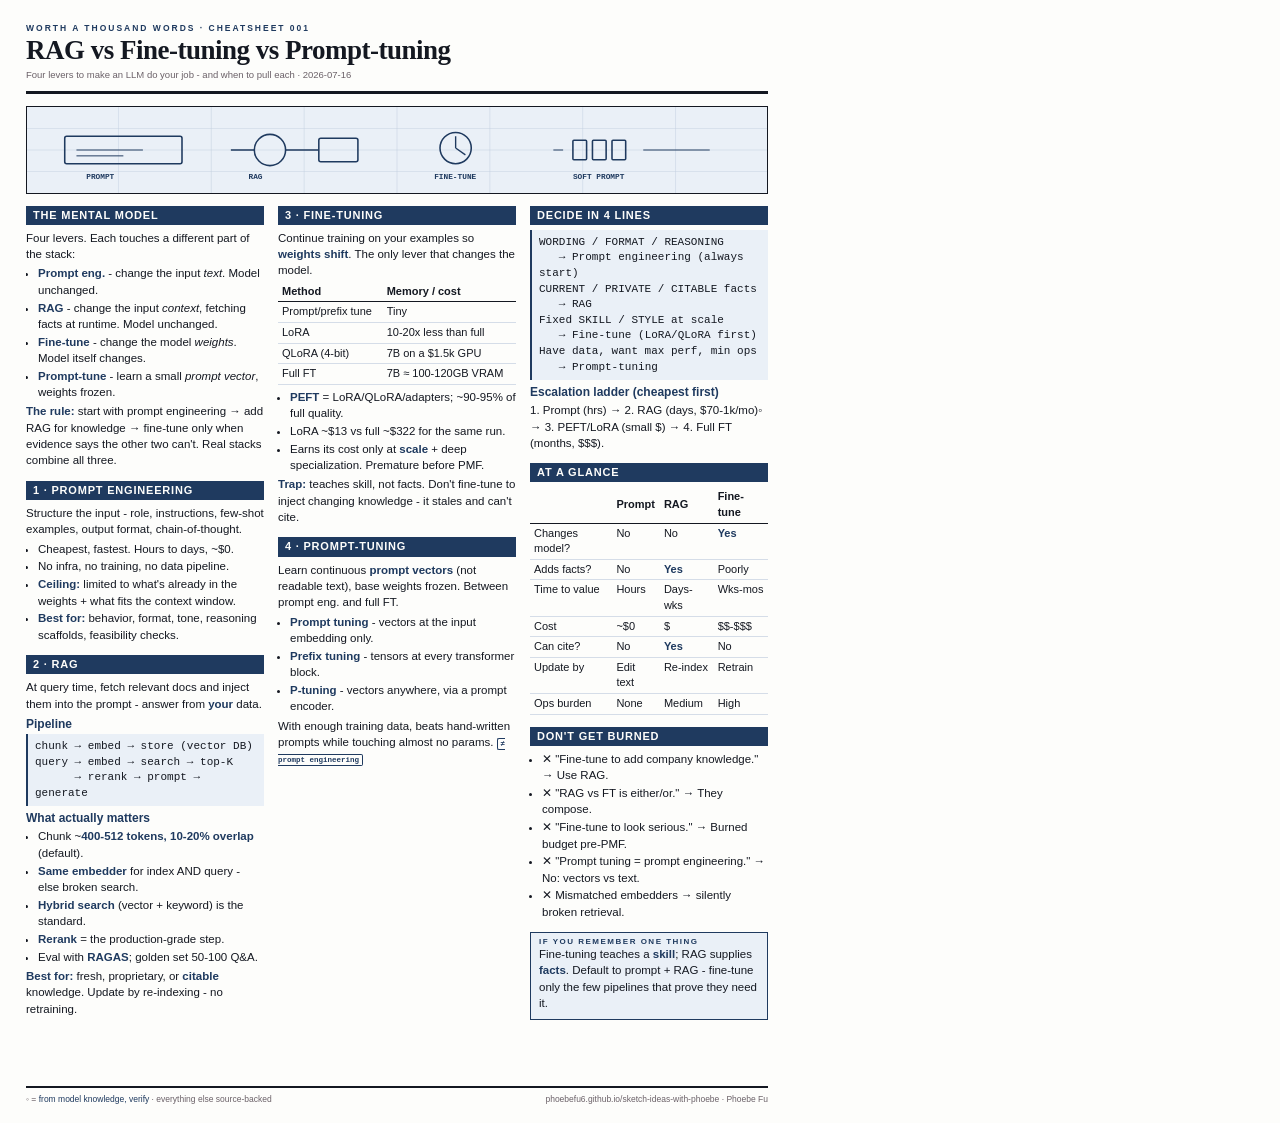
<file: works/2026-07-16-cheatsheet-rag-finetune-prompttune/sheet.html>
<!DOCTYPE html>
<html lang="en">
<head>
<meta charset="UTF-8">
<title>RAG vs Fine-tuning vs Prompt-tuning</title>
<style>
/* ============ STYLE-DNA: Blueprint Ledger (002) ============ */
:root {
  --ink: #141821;
  --paper: #fdfdfb;
  --accent: #1f3a5f;
  --accent-soft: #eaf0f7;
  --rule: #d5dde8;
  --font-display: "Georgia", "Times New Roman", serif;
  --font-body: -apple-system, "Segoe UI", "Helvetica Neue", sans-serif;
  --font-mono: ui-monospace, "SF Mono", Menlo, monospace;
  --fs-base: 11.5px;
  --lh: 1.42;
  --gap: 12px;
}
/* ============ LOCKED LAYOUT ============ */
@page { size: A4 portrait; margin: 0; }
* { box-sizing: border-box; margin: 0; padding: 0; }
html, body { width: 794px; }
body {
  width: 794px; height: 1123px; overflow: hidden;
  background: var(--paper); color: var(--ink);
  font: var(--fs-base)/var(--lh) var(--font-body);
  padding: 24px 26px 18px; display: flex; flex-direction: column;
}
@media screen {
  html {
    width: auto;
    min-width: 794px;
    min-height: 1123px;
    overflow: auto;
  }
  body {
    overflow: visible;
  }
}
header.sheet { display: flex; gap: 16px; align-items: flex-end; border-bottom: 3px solid var(--ink); padding-bottom: 9px; margin-bottom: var(--gap); }
header.sheet .titleblock { flex: 1; }
header.sheet .kicker { font: 700 8.5px/1 var(--font-body); letter-spacing: 2px; text-transform: uppercase; color: var(--accent); margin-bottom: 4px; }
header.sheet h1 { font: 800 27px/1.02 var(--font-display); letter-spacing: -0.5px; }
header.sheet .subtitle { font-size: 9.5px; color: #6b6168; margin-top: 4px; }
.hero { height: 88px; overflow: hidden; margin-bottom: var(--gap); border: 1.5px solid var(--ink); }
.hero svg { width: 100%; height: 100%; display: block; }
main.cols { flex: 1; column-count: 3; column-gap: calc(var(--gap) + 2px); column-fill: balance; overflow: hidden; }
section { break-inside: avoid; margin-bottom: var(--gap); }
h2 { font: 700 11px/1.2 var(--font-body); letter-spacing: 0.8px; text-transform: uppercase; color: var(--paper); background: var(--accent); padding: 3px 7px; margin-bottom: 5px; }
h3 { font: 700 calc(var(--fs-base) + 0.5px)/1.25 var(--font-body); color: var(--accent); margin: 5px 0 2px; }
p { margin-bottom: 3px; }
ul { padding-left: 12px; margin-bottom: 3px; }
li { margin-bottom: 1.5px; }
strong { color: var(--accent); }
code, pre { font-family: var(--font-mono); font-size: calc(var(--fs-base) - 0.5px); background: var(--accent-soft); }
code { padding: 0.5px 3px; }
pre { padding: 5px 7px; margin-bottom: 4px; border-left: 2.5px solid var(--accent); overflow: hidden; white-space: pre-wrap; }
table { width: 100%; border-collapse: collapse; margin-bottom: 4px; font-size: calc(var(--fs-base) - 0.5px); }
th { text-align: left; border-bottom: 1.5px solid var(--ink); padding: 2px 4px; font-weight: 700; }
td { border-bottom: 0.5px solid var(--rule); padding: 2px 4px; vertical-align: top; }
.callout { border: 1.5px solid var(--accent); background: var(--accent-soft); padding: 5px 8px; margin-bottom: 4px; }
.callout .label { font: 700 8px/1 var(--font-body); letter-spacing: 1.5px; text-transform: uppercase; color: var(--accent); }
footer.sheet { border-top: 2px solid var(--ink); margin-top: 4px; padding-top: 5px; display: flex; justify-content: space-between; font-size: 8.5px; color: #6b6168; }
footer.sheet .legend em { font-style: normal; color: var(--accent); }
.tag { font: 700 7.5px/1 var(--font-mono); color: var(--accent); border: 1px solid var(--accent); padding: 1px 3px; border-radius: 2px; }
</style>
</head>
<body>
  <header class="sheet">
    <div class="titleblock">
      <div class="kicker">WORTH A THOUSAND WORDS · CHEATSHEET 001</div>
      <h1>RAG vs Fine-tuning vs Prompt-tuning</h1>
      <div class="subtitle">Four levers to make an LLM do your job - and when to pull each · 2026-07-16</div>
    </div>
  </header>

  <div class="hero">
    <svg viewBox="0 0 760 88" xmlns="http://www.w3.org/2000/svg" preserveAspectRatio="xMidYMid slice">
      <rect width="760" height="88" fill="#eaf0f7"/>
      <g stroke="#c3d0e0" stroke-width="0.5">
        <path d="M0 22H760M0 44H760M0 66H760"/>
        <path d="M95 0V88M190 0V88M285 0V88M380 0V88M475 0V88M570 0V88M665 0V88"/>
      </g>
      <g fill="none" stroke="#1f3a5f" stroke-width="1.6">
        <!-- lever 1: prompt (text) -->
        <rect x="40" y="30" width="120" height="28" rx="2"/>
        <path d="M52 44H120M52 50H100" stroke-width="1"/>
        <!-- lever 2: RAG retrieval arrow into box -->
        <circle cx="250" cy="44" r="16"/>
        <path d="M234 44H210M300 44H266" stroke-width="1.4"/>
        <rect x="300" y="32" width="40" height="24" rx="2"/>
        <!-- lever 3: fine-tune dial -->
        <circle cx="440" cy="42" r="16"/>
        <path d="M440 42L440 30M440 42L450 49" stroke-width="1.4"/>
        <!-- lever 4: soft-prompt vector -->
        <rect x="560" y="34" width="14" height="20" rx="1"/>
        <rect x="580" y="34" width="14" height="20" rx="1"/>
        <rect x="600" y="34" width="14" height="20" rx="1"/>
        <path d="M550 44H540M632 44H700" stroke-width="1"/>
      </g>
      <g font-family="ui-monospace, Menlo, monospace" font-size="8" fill="#1f3a5f" font-weight="700">
        <text x="62" y="74">PROMPT</text>
        <text x="228" y="74">RAG</text>
        <text x="418" y="74">FINE-TUNE</text>
        <text x="560" y="74">SOFT PROMPT</text>
      </g>
    </svg>
  </div>

  <main class="cols">

    <section>
      <h2>The Mental Model</h2>
      <p>Four levers. Each touches a different part of the stack:</p>
      <ul>
        <li><strong>Prompt eng.</strong> - change the input <em>text</em>. Model unchanged.</li>
        <li><strong>RAG</strong> - change the input <em>context</em>, fetching facts at runtime. Model unchanged.</li>
        <li><strong>Fine-tune</strong> - change the model <em>weights</em>. Model itself changes.</li>
        <li><strong>Prompt-tune</strong> - learn a small <em>prompt vector</em>, weights frozen.</li>
      </ul>
      <p><strong>The rule:</strong> start with prompt engineering → add RAG for knowledge → fine-tune only when evidence says the other two can't. Real stacks combine all three.</p>
    </section>

    <section>
      <h2>1 · Prompt Engineering</h2>
      <p>Structure the input - role, instructions, few-shot examples, output format, chain-of-thought.</p>
      <ul>
        <li>Cheapest, fastest. Hours to days, ~$0.</li>
        <li>No infra, no training, no data pipeline.</li>
        <li><strong>Ceiling:</strong> limited to what's already in the weights + what fits the context window.</li>
        <li><strong>Best for:</strong> behavior, format, tone, reasoning scaffolds, feasibility checks.</li>
      </ul>
    </section>

    <section>
      <h2>2 · RAG</h2>
      <p>At query time, fetch relevant docs and inject them into the prompt - answer from <strong>your</strong> data.</p>
      <h3>Pipeline</h3>
      <pre>chunk → embed → store (vector DB)
query → embed → search → top-K
      → rerank → prompt → generate</pre>
      <h3>What actually matters</h3>
      <ul>
        <li>Chunk ~<strong>400-512 tokens, 10-20% overlap</strong> (default).</li>
        <li><strong>Same embedder</strong> for index AND query - else broken search.</li>
        <li><strong>Hybrid search</strong> (vector + keyword) is the standard.</li>
        <li><strong>Rerank</strong> = the production-grade step.</li>
        <li>Eval with <strong>RAGAS</strong>; golden set 50-100 Q&amp;A.</li>
      </ul>
      <p><strong>Best for:</strong> fresh, proprietary, or <strong>citable</strong> knowledge. Update by re-indexing - no retraining.</p>
    </section>

    <section>
      <h2>3 · Fine-tuning</h2>
      <p>Continue training on your examples so <strong>weights shift</strong>. The only lever that changes the model.</p>
      <table>
        <tr><th>Method</th><th>Memory / cost</th></tr>
        <tr><td>Prompt/prefix tune</td><td>Tiny</td></tr>
        <tr><td>LoRA</td><td>10-20x less than full</td></tr>
        <tr><td>QLoRA (4-bit)</td><td>7B on a $1.5k GPU</td></tr>
        <tr><td>Full FT</td><td>7B ≈ 100-120GB VRAM</td></tr>
      </table>
      <ul>
        <li><strong>PEFT</strong> = LoRA/QLoRA/adapters; ~90-95% of full quality.</li>
        <li>LoRA ~$13 vs full ~$322 for the same run.</li>
        <li>Earns its cost only at <strong>scale</strong> + deep specialization. Premature before PMF.</li>
      </ul>
      <p><strong>Trap:</strong> teaches skill, not facts. Don't fine-tune to inject changing knowledge - it stales and can't cite.</p>
    </section>

    <section>
      <h2>4 · Prompt-tuning</h2>
      <p>Learn continuous <strong>prompt vectors</strong> (not readable text), base weights frozen. Between prompt eng. and full FT.</p>
      <ul>
        <li><strong>Prompt tuning</strong> - vectors at the input embedding only.</li>
        <li><strong>Prefix tuning</strong> - tensors at every transformer block.</li>
        <li><strong>P-tuning</strong> - vectors anywhere, via a prompt encoder.</li>
      </ul>
      <p>With enough training data, beats hand-written prompts while touching almost no params. <span class="tag">≠ prompt engineering</span></p>
    </section>

    <section>
      <h2>Decide in 4 Lines</h2>
      <pre>WORDING / FORMAT / REASONING
   → Prompt engineering (always start)
CURRENT / PRIVATE / CITABLE facts
   → RAG
Fixed SKILL / STYLE at scale
   → Fine-tune (LoRA/QLoRA first)
Have data, want max perf, min ops
   → Prompt-tuning</pre>
      <h3>Escalation ladder (cheapest first)</h3>
      <p>1. Prompt (hrs) → 2. RAG (days, $70-1k/mo)◦ → 3. PEFT/LoRA (small $) → 4. Full FT (months, $$$).</p>
    </section>

    <section>
      <h2>At a Glance</h2>
      <table>
        <tr><th></th><th>Prompt</th><th>RAG</th><th>Fine-tune</th></tr>
        <tr><td>Changes model?</td><td>No</td><td>No</td><td><strong>Yes</strong></td></tr>
        <tr><td>Adds facts?</td><td>No</td><td><strong>Yes</strong></td><td>Poorly</td></tr>
        <tr><td>Time to value</td><td>Hours</td><td>Days-wks</td><td>Wks-mos</td></tr>
        <tr><td>Cost</td><td>~$0</td><td>$</td><td>$$-$$$</td></tr>
        <tr><td>Can cite?</td><td>No</td><td><strong>Yes</strong></td><td>No</td></tr>
        <tr><td>Update by</td><td>Edit text</td><td>Re-index</td><td>Retrain</td></tr>
        <tr><td>Ops burden</td><td>None</td><td>Medium</td><td>High</td></tr>
      </table>
    </section>

    <section>
      <h2>Don't Get Burned</h2>
      <ul>
        <li>✕ "Fine-tune to add company knowledge." → Use RAG.</li>
        <li>✕ "RAG vs FT is either/or." → They compose.</li>
        <li>✕ "Fine-tune to look serious." → Burned budget pre-PMF.</li>
        <li>✕ "Prompt tuning = prompt engineering." → No: vectors vs text.</li>
        <li>✕ Mismatched embedders → silently broken retrieval.</li>
      </ul>
    </section>

    <section class="callout">
      <div class="label">If you remember one thing</div>
      <p>Fine-tuning teaches a <strong>skill</strong>; RAG supplies <strong>facts</strong>. Default to prompt + RAG - fine-tune only the few pipelines that prove they need it.</p>
    </section>

  </main>

  <footer class="sheet">
    <div class="legend">◦ = <em>from model knowledge, verify</em> · everything else source-backed</div>
    <div>phoebefu6.github.io/sketch-ideas-with-phoebe · Phoebe Fu</div>
  </footer>
</body>
</html>
</file>
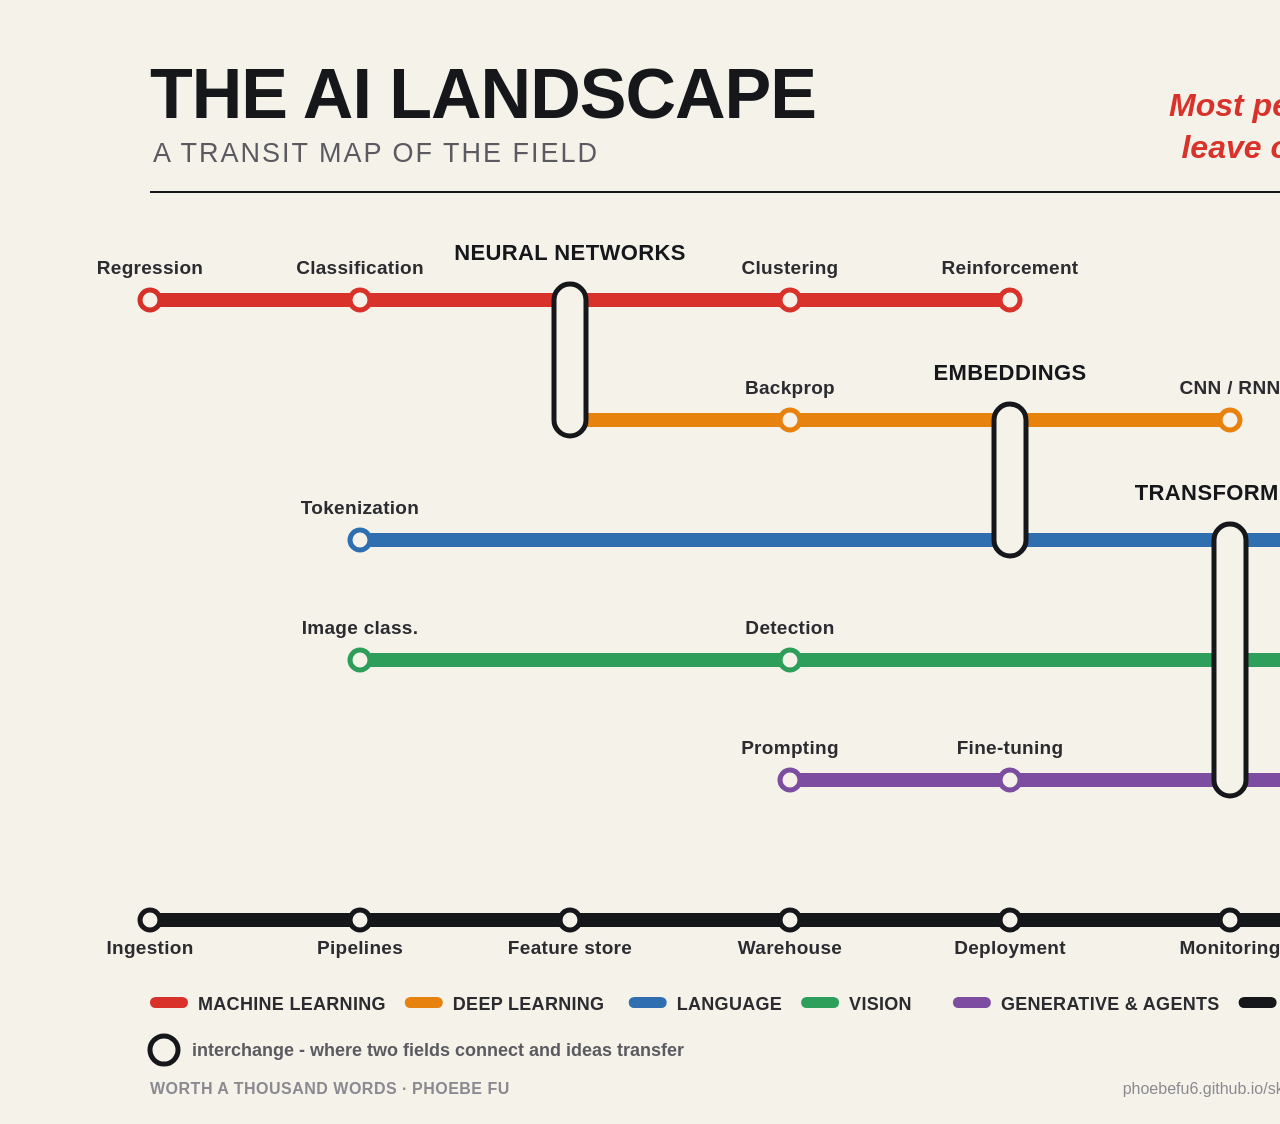
<file: works/2026-07-18-ai-landscape-transit-map/sheet.html>
<!doctype html>
<html>
<head>
<meta charset="utf-8">
<style>
  html,body{margin:0;padding:0;background:#F5F2EA;overflow:auto;}
  body{min-width:1600px;min-height:1120px;}
  #stage{width:1600px;height:1120px;background:#F5F2EA;}
  text{font-family:"Helvetica Neue",Arial,sans-serif;-webkit-font-smoothing:antialiased;}
</style>
</head>
<body>
<div id="stage"><svg id="svg" width="1600" height="1120" viewBox="0 0 1600 1120" xmlns="http://www.w3.org/2000/svg"></svg></div>
<script>
const INK="#16171B", CREAM="#F5F2EA";
const X={A:150,B:360,C:570,D:790,E:1010,F:1230,G:1450};
const LINES=[
 {key:"ml", name:"MACHINE LEARNING", color:"#D8322A", y:300,
   st:[["A","Regression"],["B","Classification"],["C","*"],["D","Clustering"],["E","Reinforcement"]]},
 {key:"dl", name:"DEEP LEARNING", color:"#E8820E", y:420,
   st:[["C","*"],["D","Backprop"],["E","*"],["F","CNN / RNN"]]},
 {key:"nlp",name:"LANGUAGE", color:"#2F6FB0", y:540,
   st:[["B","Tokenization"],["E","*"],["F","*"],["G","RAG"]]},
 {key:"vis",name:"VISION", color:"#2E9E5B", y:660,
   st:[["B","Image class."],["D","Detection"],["F","*"],["G","Diffusion"]]},
 {key:"gen",name:"GENERATIVE & AGENTS", color:"#7C4DA0", y:780,
   st:[["D","Prompting"],["E","Fine-tuning"],["F","*"],["G","Agents"]]},
 {key:"data",name:"DATA & MLOPS", color:INK, y:920,
   st:[["A","Ingestion"],["B","Pipelines"],["C","Feature store"],["D","Warehouse"],["E","Deployment"],["F","Monitoring"],["G","Governance"]]},
];
// interchanges: col, top y, bottom y, label
const IX=[
 {col:"C", y1:300, y2:420, label:"NEURAL NETWORKS"},
 {col:"E", y1:420, y2:540, label:"EMBEDDINGS"},
 {col:"F", y1:540, y2:780, label:"TRANSFORMERS"},
];
const ixCols = new Set(IX.map(i=>i.col));
let s="";
// helpers
const esc=t=>t.replace(/&/g,"&amp;");
// 1) draw lines (thick strokes through station x's)
for(const L of LINES){
  const pts=L.st.map(([c])=>`${X[c]},${L.y}`).join(" ");
  s+=`<polyline points="${pts}" fill="none" stroke="${L.color}" stroke-width="14" stroke-linecap="round" stroke-linejoin="round"/>`;
}
// 2) station dots + labels (skip interchange markers "*")
for(const L of LINES){
  const below = (L.key==="data");
  for(const [c,label] of L.st){
    if(label==="*") continue;
    const x=X[c], y=L.y;
    s+=`<circle cx="${x}" cy="${y}" r="10" fill="${CREAM}" stroke="${L.color}" stroke-width="5"/>`;
    const ly = below ? y+34 : y-26;
    s+=`<text x="${x}" y="${ly}" text-anchor="middle" font-size="19" font-weight="600" fill="#2b2b30" letter-spacing="0.3">${esc(label)}</text>`;
  }
}
// 3) interchange capsules (drawn on top) + bold labels
for(const i of IX){
  const x=X[i.col];
  const top=i.y1-16, h=(i.y2-i.y1)+32;
  s+=`<rect x="${x-16}" y="${top}" width="32" height="${h}" rx="16" fill="${CREAM}" stroke="${INK}" stroke-width="5"/>`;
  s+=`<text x="${x}" y="${i.y1-40}" text-anchor="middle" font-size="22" font-weight="800" fill="${INK}" letter-spacing="0.4">${esc(i.label)}</text>`;
}
// 4) title block
s+=`<text x="150" y="118" font-size="70" font-weight="800" fill="${INK}" letter-spacing="-1">THE AI LANDSCAPE</text>`;
s+=`<text x="153" y="162" font-size="27" font-weight="500" fill="#5a5a60" letter-spacing="2">A TRANSIT MAP OF THE FIELD</text>`;
s+=`<text x="1450" y="116" text-anchor="end" font-size="32" font-weight="700" fill="#D8322A" font-style="italic">Most people never</text>`;
s+=`<text x="1450" y="158" text-anchor="end" font-size="32" font-weight="700" fill="#D8322A" font-style="italic">leave one station.</text>`;
// title rule
s+=`<line x1="150" y1="192" x2="1450" y2="192" stroke="${INK}" stroke-width="2"/>`;
// 5) legend strip (bottom)
const LY=1012;
let lx=150;
for(const L of LINES){
  s+=`<rect x="${lx}" y="${LY-15}" width="38" height="11" rx="5.5" fill="${L.color}"/>`;
  s+=`<text x="${lx+48}" y="${LY-2}" font-size="18" font-weight="700" fill="#2b2b30" letter-spacing="0.3">${esc(L.name)}</text>`;
  lx += 48 + L.name.length*10.3 + 42;
}
// interchange key
s+=`<rect x="150" y="${LY+24}" width="28" height="28" rx="14" fill="${CREAM}" stroke="${INK}" stroke-width="5"/>`;
s+=`<text x="192" y="${LY+44}" font-size="18" font-weight="600" fill="#5a5a60">interchange - where two fields connect and ideas transfer</text>`;
// 6) footer
s+=`<text x="150" y="1094" font-size="16" font-weight="600" fill="#8a8a90" letter-spacing="0.5">WORTH A THOUSAND WORDS  ·  PHOEBE FU</text>`;
s+=`<text x="1450" y="1094" text-anchor="end" font-size="16" font-weight="500" fill="#8a8a90">phoebefu6.github.io/sketch-ideas-with-phoebe</text>`;
document.getElementById("svg").innerHTML=s;
</script>
</body>
</html>
</file>
